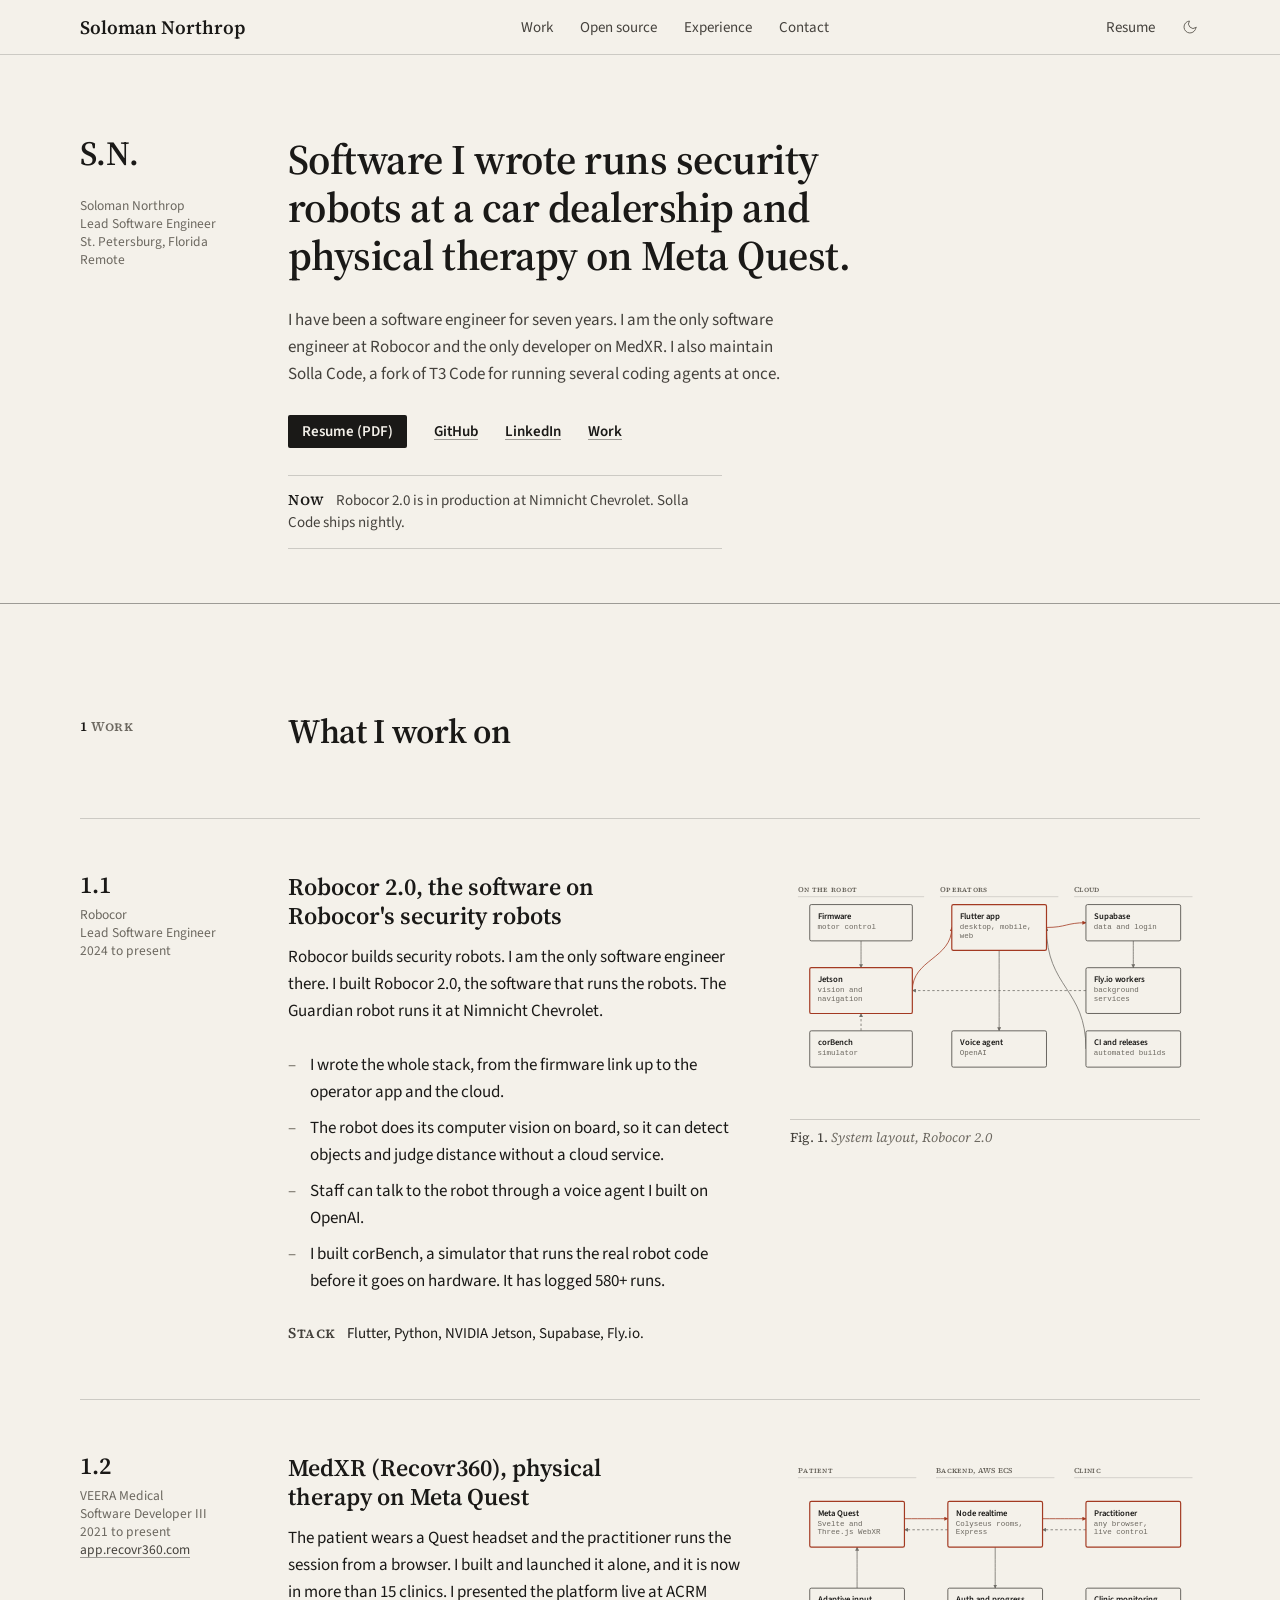
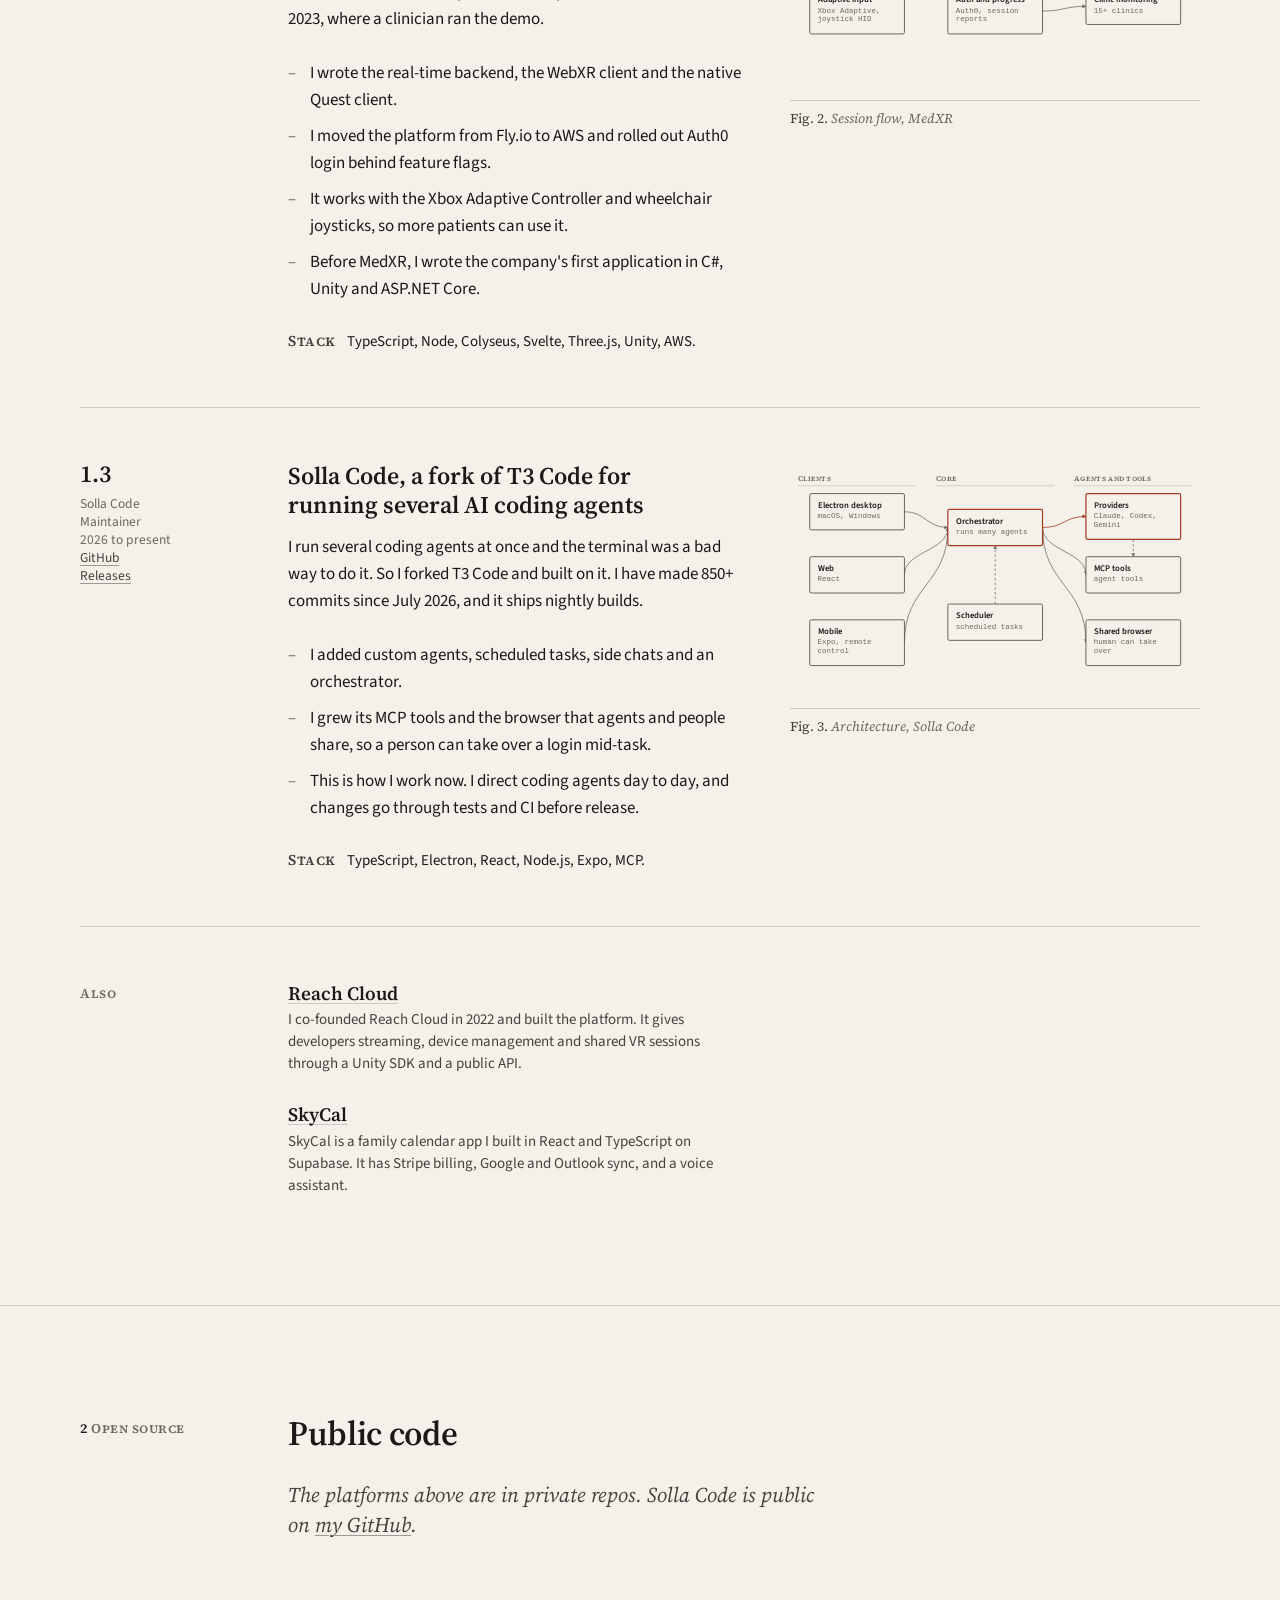
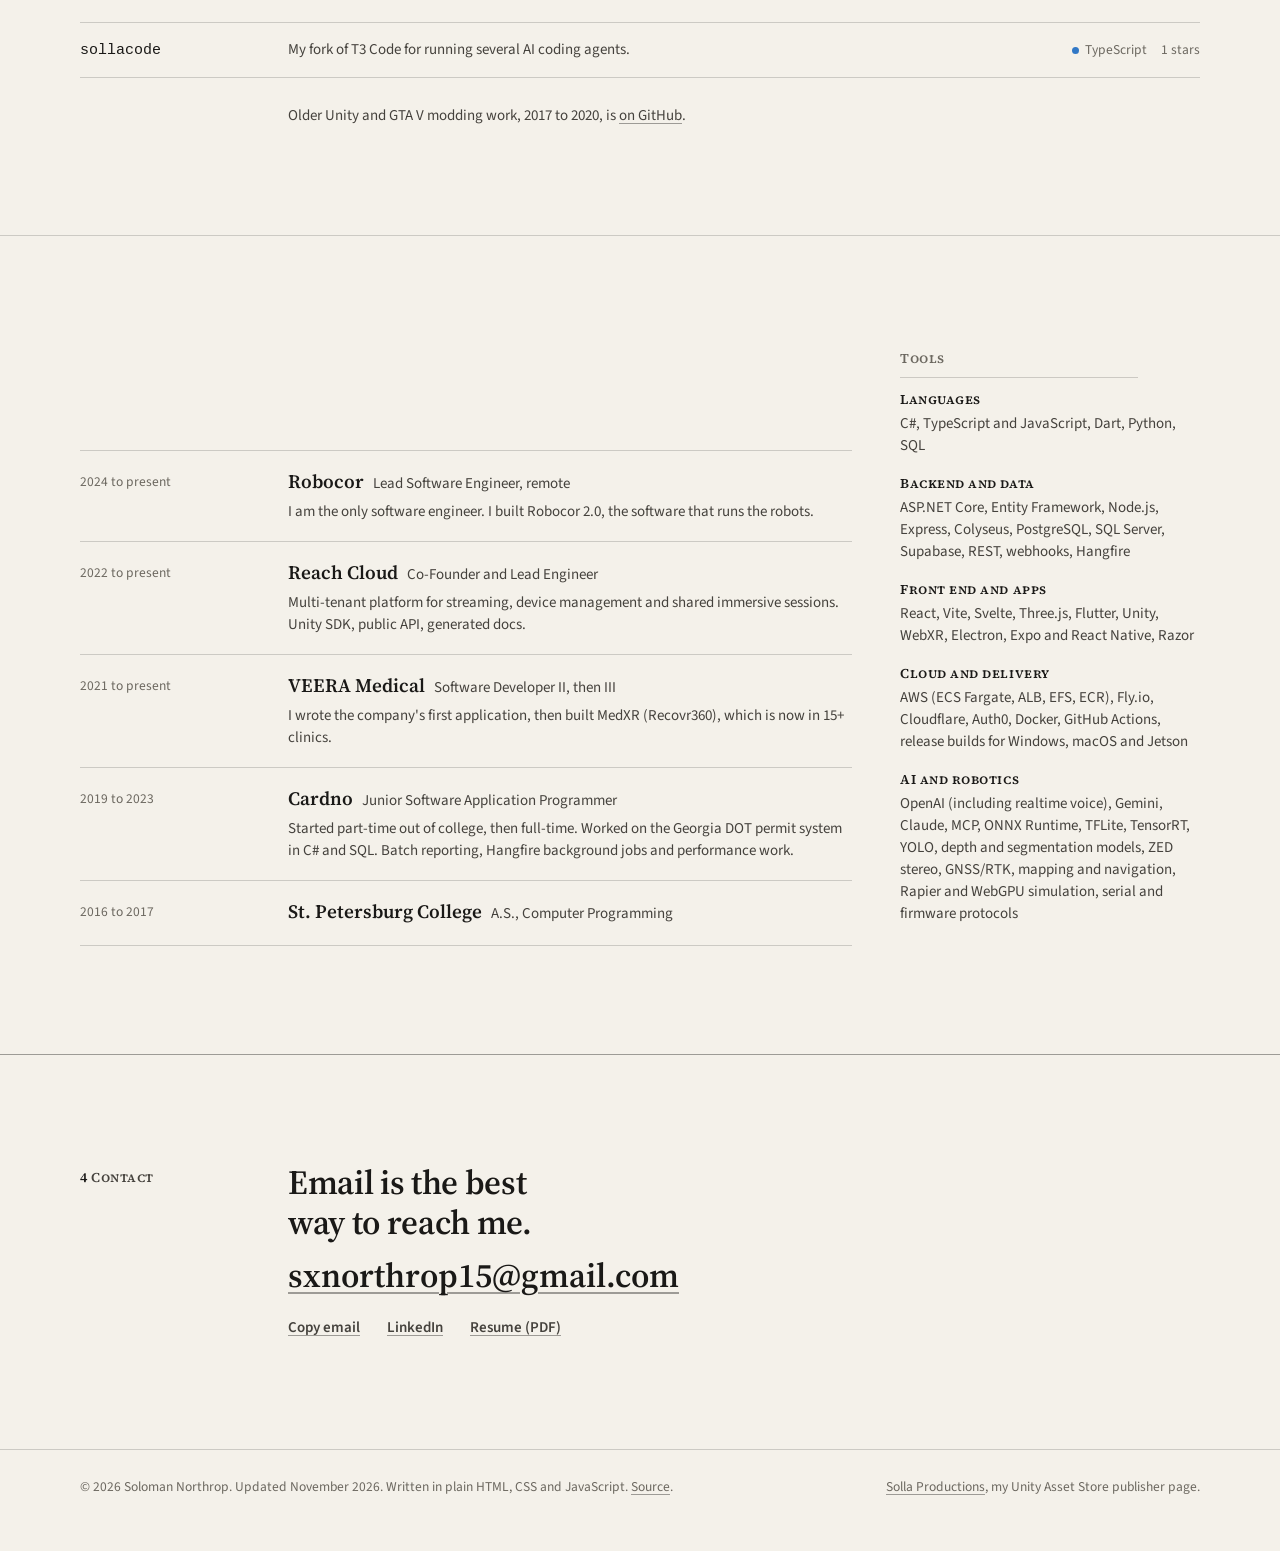
<file: index.html>
<!DOCTYPE html>
<html lang="en" data-theme="light" class="js">
<head>
  <meta charset="utf-8">
  <meta name="viewport" content="width=device-width, initial-scale=1">
  <title>Soloman Northrop | Lead Software Engineer</title>
  <meta name="description" content="Soloman Northrop, lead software engineer, St. Petersburg, Florida, remote. He wrote the software on Robocor's security robots and the MedXR physical therapy platform, and he maintains Solla Code, a fork of T3 Code.">
  <meta name="author" content="Soloman Northrop">
  <meta name="color-scheme" content="light dark">
  <meta name="theme-color" content="#f4f1ea" media="(prefers-color-scheme: light)">
  <meta name="theme-color" content="#1c1b19" media="(prefers-color-scheme: dark)">
  <link rel="canonical" href="https://sollaholla.github.io/">
  <link rel="icon" href="assets/favicon.svg" type="image/svg+xml">
  <link rel="apple-touch-icon" href="assets/apple-touch-icon.png">
  <link rel="manifest" href="site.webmanifest">

  <meta property="og:type" content="website">
  <meta property="og:url" content="https://sollaholla.github.io/">
  <meta property="og:title" content="Soloman Northrop | Lead Software Engineer">
  <meta property="og:description" content="Soloman Northrop, software engineer in St. Petersburg, Florida. He wrote the software on Robocor's security robots and the MedXR physical therapy platform.">
  <meta property="og:image" content="https://sollaholla.github.io/assets/og.png">
  <meta property="og:image:width" content="1200">
  <meta property="og:image:height" content="630">
  <meta name="twitter:card" content="summary_large_image">
  <meta name="twitter:title" content="Soloman Northrop | Lead Software Engineer">
  <meta name="twitter:description" content="Soloman Northrop, software engineer in St. Petersburg, Florida. He wrote the software on Robocor's security robots and the MedXR physical therapy platform.">
  <meta name="twitter:image" content="https://sollaholla.github.io/assets/og.png">

  <script>try{var t=new URLSearchParams(location.search).get("theme")||localStorage.getItem("theme")||(matchMedia("(prefers-color-scheme: dark)").matches?"dark":"light");document.documentElement.dataset.theme=t;}catch(e){}</script>
  <link rel="preconnect" href="https://fonts.googleapis.com">
  <link rel="preconnect" href="https://fonts.gstatic.com" crossorigin>
  <link rel="stylesheet" href="https://fonts.googleapis.com/css2?family=Source+Serif+4:ital,opsz,wght@0,8..60,400;0,8..60,600;1,8..60,400&family=Source+Sans+3:wght@400;600&display=swap">
  <link rel="stylesheet" href="styles.css">

  <script type="application/ld+json">
  {
    "@context": "https://schema.org",
    "@type": "Person",
    "name": "Soloman Northrop",
    "jobTitle": "Lead Software Engineer",
    "url": "https://sollaholla.github.io/",
    "email": "mailto:sxnorthrop15@gmail.com",
    "address": { "@type": "PostalAddress", "addressLocality": "St. Petersburg", "addressRegion": "FL", "addressCountry": "US" },
    "sameAs": [
      "https://github.com/sollaholla",
      "https://www.linkedin.com/in/soloman-northrop-376420129"
    ],
    "knowsAbout": ["C#", ".NET", "TypeScript", "Flutter", "Unity", "Robotics software", "LLM applications", "WebXR", "PostgreSQL"],
    "alumniOf": { "@type": "CollegeOrUniversity", "name": "St. Petersburg College" }
  }
  </script>
</head>
<body>
  <a class="skip" href="#work">Skip to work</a>

  <header class="nav" id="top">
    <div class="wrap nav-inner">
      <a class="logo" href="#top">Soloman Northrop</a>
      <nav aria-label="Sections">
        <a href="#work">Work</a>
        <a href="#open-source">Open source</a>
        <a href="#experience">Experience</a>
        <a href="#contact">Contact</a>
      </nav>
      <div class="nav-actions">
        <a class="nav-link" href="resume/Soloman_Northrop_Resume.pdf" target="_blank" rel="noopener">Resume</a>
        <button class="theme" id="theme-toggle" type="button" aria-label="Toggle dark theme" aria-pressed="false">
          <svg class="icon-sun" viewBox="0 0 24 24" aria-hidden="true"><circle cx="12" cy="12" r="4"/><path d="M12 2v2M12 20v2M4.9 4.9l1.4 1.4M17.7 17.7l1.4 1.4M2 12h2M20 12h2M4.9 19.1l1.4-1.4M17.7 6.3l1.4-1.4"/></svg>
          <svg class="icon-moon" viewBox="0 0 24 24" aria-hidden="true"><path d="M21 12.8A9 9 0 1 1 11.2 3a7 7 0 0 0 9.8 9.8z"/></svg>
        </button>
      </div>
    </div>
  </header>

  <main>
    <section class="hero" aria-labelledby="hero-title">
      <div class="wrap hero-inner">
        <p class="margin-note reveal"><span class="monogram" aria-hidden="true">S.N.</span><span>Soloman Northrop</span><span>Lead Software Engineer</span><span>St. Petersburg, Florida</span><span>Remote</span></p>
        <div class="hero-copy">
          <h1 id="hero-title" class="reveal">Software I wrote runs security robots at a car dealership and physical therapy on Meta Quest.</h1>
          <p class="lede reveal">I have been a software engineer for seven years. I am the only software engineer at Robocor and the only developer on MedXR. I also maintain Solla Code, a fork of T3 Code for running several coding agents at once.</p>
          <p class="links reveal">
            <a class="primary" href="resume/Soloman_Northrop_Resume.pdf" target="_blank" rel="noopener">Resume (PDF)</a>
            <a href="https://github.com/sollaholla" target="_blank" rel="noopener">GitHub</a>
            <a href="https://www.linkedin.com/in/soloman-northrop-376420129" target="_blank" rel="noopener">LinkedIn</a>
            <a href="#work">Work</a>
          </p>
          <p class="now reveal"><b>Now</b> Robocor 2.0 is in production at Nimnicht Chevrolet. Solla Code ships nightly.<span class="live" id="live"></span></p>
        </div>
      </div>
    </section>

    <section class="section" id="work" aria-labelledby="work-title">
      <div class="wrap">
        <div class="section-head reveal">
          <p class="kicker">Work</p>
          <h2 id="work-title">What I work on</h2>
        </div>

        <article class="case reveal" id="robocor">
          <p class="case-meta"><span>Robocor</span><span>Lead Software Engineer</span><span>2024 to present</span></p>
          <div class="case-body">
            <h3>Robocor 2.0, the software on Robocor's security robots</h3>
            <p>Robocor builds security robots. I am the only software engineer there. I built Robocor 2.0, the software that runs the robots. The Guardian robot runs it at Nimnicht Chevrolet.</p>
            <ul class="case-list">
              <li>I wrote the whole stack, from the firmware link up to the operator app and the cloud.</li>
              <li>The robot does its computer vision on board, so it can detect objects and judge distance without a cloud service.</li>
              <li>Staff can talk to the robot through a voice agent I built on OpenAI.</li>
              <li>I built corBench, a simulator that runs the real robot code before it goes on hardware. It has logged 580+ runs.</li>
            </ul>
            <p class="stack"><b>Stack</b> Flutter, Python, NVIDIA Jetson, Supabase, Fly.io.</p>
          </div>
          <figure class="case-figure" data-diagram="robocor">
            <figcaption>System layout, Robocor 2.0</figcaption>
          </figure>
        </article>

        <article class="case reveal" id="medxr">
          <p class="case-meta"><span>VEERA Medical</span><span>Software Developer III</span><span>2021 to present</span><span><a href="https://app.recovr360.com" target="_blank" rel="noopener">app.recovr360.com</a></span></p>
          <div class="case-body">
            <h3>MedXR (Recovr360), physical therapy on Meta Quest</h3>
            <p>The patient wears a Quest headset and the practitioner runs the session from a browser. I built and launched it alone, and it is now in more than 15 clinics. I presented the platform live at ACRM 2023, where a clinician ran the demo.</p>
            <ul class="case-list">
              <li>I wrote the real-time backend, the WebXR client and the native Quest client.</li>
              <li>I moved the platform from Fly.io to AWS and rolled out Auth0 login behind feature flags.</li>
              <li>It works with the Xbox Adaptive Controller and wheelchair joysticks, so more patients can use it.</li>
              <li>Before MedXR, I wrote the company's first application in C#, Unity and ASP.NET Core.</li>
            </ul>
            <p class="stack"><b>Stack</b> TypeScript, Node, Colyseus, Svelte, Three.js, Unity, AWS.</p>
          </div>
          <figure class="case-figure" data-diagram="medxr">
            <figcaption>Session flow, MedXR</figcaption>
          </figure>
        </article>

        <article class="case reveal" id="sollacode">
          <p class="case-meta"><span>Solla Code</span><span>Maintainer</span><span>2026 to present</span><span><a href="https://github.com/sollaholla/sollacode" target="_blank" rel="noopener">GitHub</a></span><span><a href="https://github.com/sollaholla/sollacode/releases" target="_blank" rel="noopener">Releases</a></span></p>
          <div class="case-body">
            <h3>Solla Code, a fork of T3 Code for running several AI coding agents</h3>
            <p>I run several coding agents at once and the terminal was a bad way to do it. So I forked T3 Code and built on it. I have made 850+ commits since July 2026, and it ships nightly builds.</p>
            <ul class="case-list">
              <li>I added custom agents, scheduled tasks, side chats and an orchestrator.</li>
              <li>I grew its MCP tools and the browser that agents and people share, so a person can take over a login mid-task.</li>
              <li>This is how I work now. I direct coding agents day to day, and changes go through tests and CI before release.</li>
            </ul>
            <p class="stack"><b>Stack</b> TypeScript, Electron, React, Node.js, Expo, MCP.</p>
          </div>
          <figure class="case-figure" data-diagram="sollacode">
            <figcaption>Architecture, Solla Code</figcaption>
          </figure>
        </article>

        <div class="also reveal">
          <p class="kicker">Also</p>
          <dl class="also-list">
            <dt><a href="https://reachcloud.org" target="_blank" rel="noopener">Reach Cloud</a></dt>
            <dd>I co-founded Reach Cloud in 2022 and built the platform. It gives developers streaming, device management and shared VR sessions through a Unity SDK and a public API.</dd>
            <dt><a href="https://skycalapp.com" target="_blank" rel="noopener">SkyCal</a></dt>
            <dd>SkyCal is a family calendar app I built in React and TypeScript on Supabase. It has Stripe billing, Google and Outlook sync, and a voice assistant.</dd>
          </dl>
        </div>
      </div>
    </section>

    <section class="section" id="open-source" aria-labelledby="oss-title">
      <div class="wrap">
        <div class="section-head reveal">
          <p class="kicker">Open source</p>
          <h2 id="oss-title">Public code</h2>
          <p class="section-intro">The platforms above are in private repos. Solla Code is public on <a href="https://github.com/sollaholla" target="_blank" rel="noopener">my GitHub</a>.</p>
        </div>
        <div class="repos reveal" id="repos" aria-live="polite"></div>
        <p class="older reveal">Older Unity and GTA V modding work, 2017 to 2020, is <a href="https://github.com/sollaholla?tab=repositories&sort=stargazers" target="_blank" rel="noopener">on GitHub</a>.</p>
      </div>
    </section>

    <section class="section" id="experience" aria-labelledby="exp-title">
      <div class="wrap two-col">
        <div>
          <div class="section-head reveal">
            <p class="kicker">Experience</p>
            <h2 id="exp-title">Where I have worked</h2>
          </div>
          <ol class="timeline reveal">
            <li>
              <span class="tl-when">2024 to present</span>
              <div><strong>Robocor</strong> <span class="tl-role">Lead Software Engineer, remote</span>
              <p>I am the only software engineer. I built Robocor 2.0, the software that runs the robots.</p></div>
            </li>
            <li>
              <span class="tl-when">2022 to present</span>
              <div><strong>Reach Cloud</strong> <span class="tl-role">Co-Founder and Lead Engineer</span>
              <p>Multi-tenant platform for streaming, device management and shared immersive sessions. Unity SDK, public API, generated docs.</p></div>
            </li>
            <li>
              <span class="tl-when">2021 to present</span>
              <div><strong>VEERA Medical</strong> <span class="tl-role">Software Developer II, then III</span>
              <p>I wrote the company's first application, then built MedXR (Recovr360), which is now in 15+ clinics.</p></div>
            </li>
            <li>
              <span class="tl-when">2019 to 2023</span>
              <div><strong>Cardno</strong> <span class="tl-role">Junior Software Application Programmer</span>
              <p>Started part-time out of college, then full-time. Worked on the Georgia DOT permit system in C# and SQL. Batch reporting, Hangfire background jobs and performance work.</p></div>
            </li>
            <li>
              <span class="tl-when">2016 to 2017</span>
              <div><strong>St. Petersburg College</strong> <span class="tl-role">A.S., Computer Programming</span></div>
            </li>
          </ol>
        </div>
        <aside class="skills reveal" aria-labelledby="skills-title">
          <h3 id="skills-title">Tools</h3>
          <dl>
            <dt>Languages</dt><dd>C#, TypeScript and JavaScript, Dart, Python, SQL</dd>
            <dt>Backend and data</dt><dd>ASP.NET Core, Entity Framework, Node.js, Express, Colyseus, PostgreSQL, SQL Server, Supabase, REST, webhooks, Hangfire</dd>
            <dt>Front end and apps</dt><dd>React, Vite, Svelte, Three.js, Flutter, Unity, WebXR, Electron, Expo and React Native, Razor</dd>
            <dt>Cloud and delivery</dt><dd>AWS (ECS Fargate, ALB, EFS, ECR), Fly.io, Cloudflare, Auth0, Docker, GitHub Actions, release builds for Windows, macOS and Jetson</dd>
            <dt>AI and robotics</dt><dd>OpenAI (including realtime voice), Gemini, Claude, MCP, ONNX Runtime, TFLite, TensorRT, YOLO, depth and segmentation models, ZED stereo, GNSS/RTK, mapping and navigation, Rapier and WebGPU simulation, serial and firmware protocols</dd>
          </dl>
        </aside>
      </div>
    </section>

    <section class="section contact" id="contact" aria-labelledby="contact-title">
      <div class="wrap contact-inner">
        <p class="kicker reveal">Contact</p>
        <div class="reveal">
          <h2 id="contact-title">Email is the best way to reach me.</h2>
          <a class="email" href="mailto:sxnorthrop15@gmail.com">sxnorthrop15@gmail.com</a>
          <p class="links">
            <button type="button" id="copy-email" data-email="sxnorthrop15@gmail.com">Copy email</button>
            <a href="https://www.linkedin.com/in/soloman-northrop-376420129" target="_blank" rel="noopener">LinkedIn</a>
            <a href="resume/Soloman_Northrop_Resume.pdf" target="_blank" rel="noopener">Resume (PDF)</a>
          </p>
        </div>
      </div>
    </section>
  </main>

  <footer class="footer">
    <div class="wrap footer-inner">
      <p>&copy; <span id="year">2026</span> Soloman Northrop. Updated November 2026. Written in plain HTML, CSS and JavaScript. <a href="https://github.com/sollaholla/sollaholla.github.io" target="_blank" rel="noopener">Source</a>.</p>
      <p><a href="solla-productions/">Solla Productions</a>, my Unity Asset Store publisher page.</p>
    </div>
  </footer>

  <script src="main.js" defer></script>
</body>
</html>
</file>
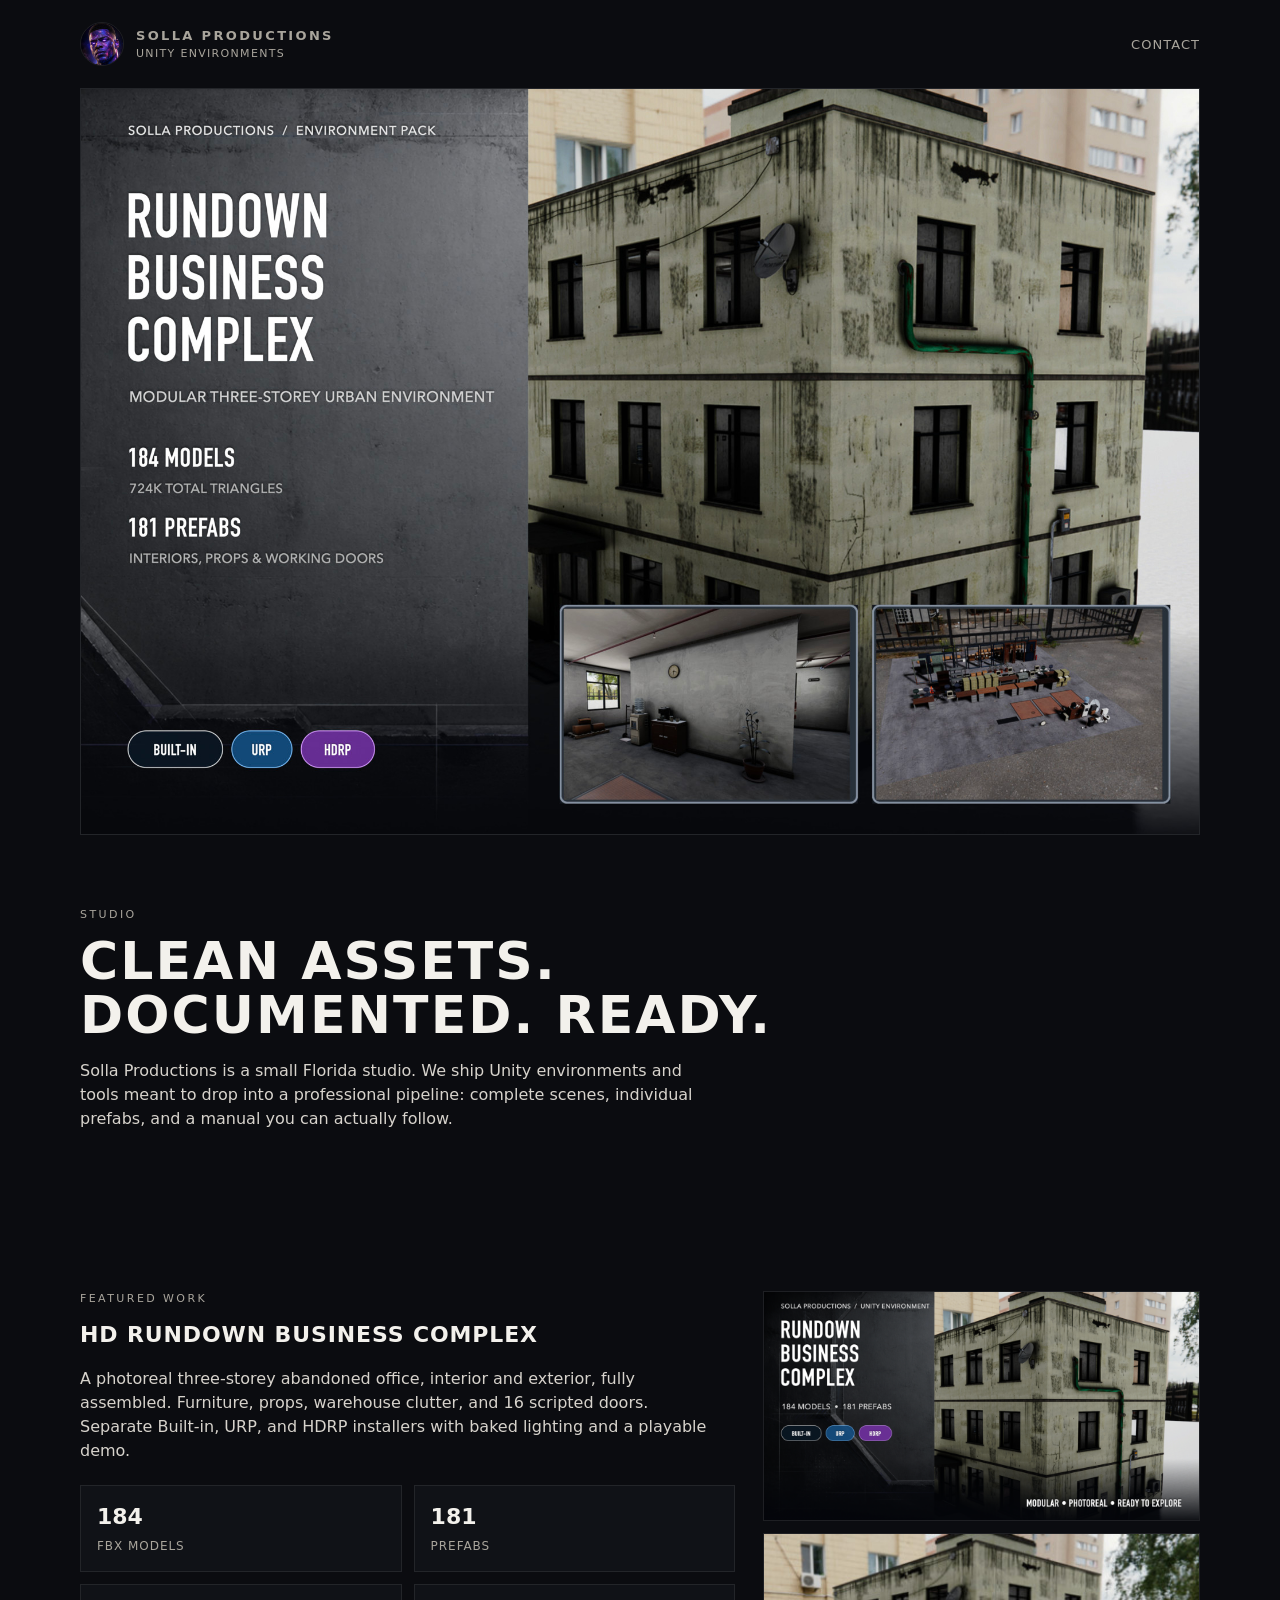
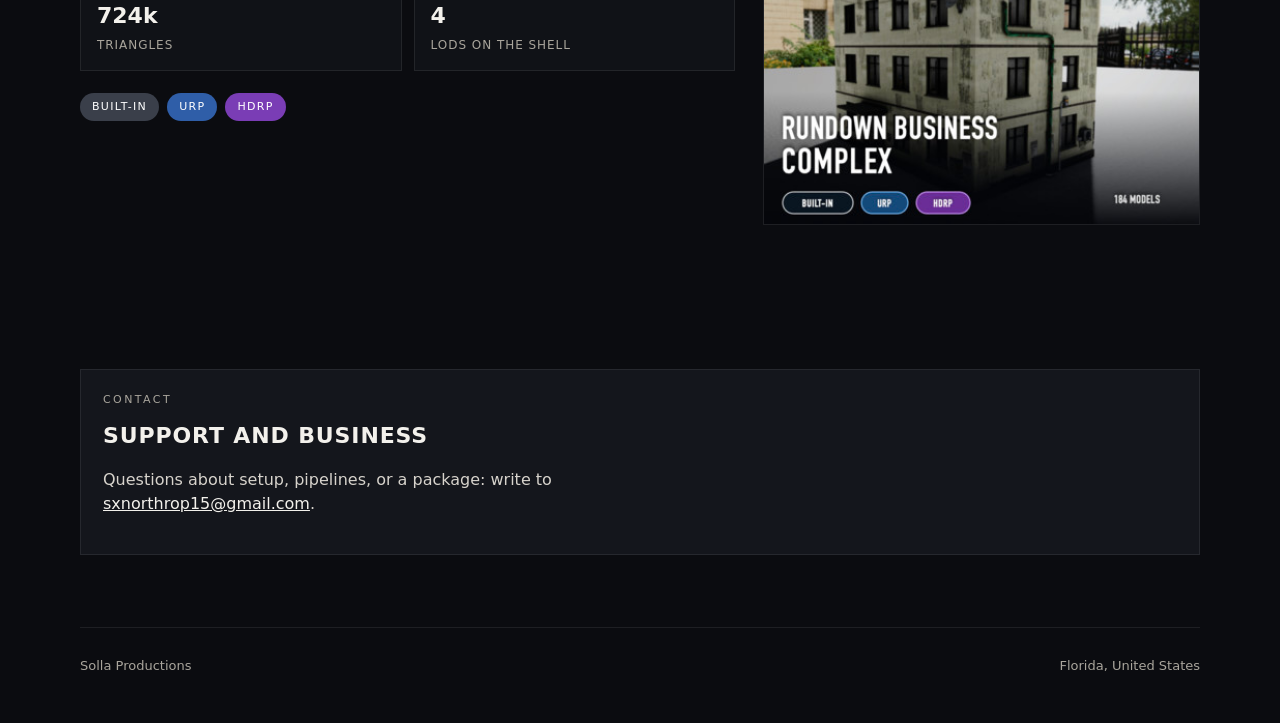
<file: solla-productions/index.html>
<!DOCTYPE html>
<html lang="en">
<head>
  <meta charset="utf-8">
  <meta name="viewport" content="width=device-width, initial-scale=1">
  <title>Solla Productions</title>
  <meta name="description" content="Solla Productions publishes clean, well documented Unity environments and tools. HD Rundown Business Complex and more.">
  <link rel="icon" href="images/icon.png">
  <style>
    :root {
      --bg: #0b0c10;
      --panel: #14161c;
      --ink: #f3f1ec;
      --muted: #a9a59c;
      --line: rgba(255,255,255,.08);
      --built: #3a3f4a;
      --urp: #2f5ea8;
      --hdrp: #7a3db5;
    }
    * { box-sizing: border-box; }
    html, body { margin: 0; padding: 0; }
    body {
      background: var(--bg);
      color: var(--ink);
      font-family: ui-sans-serif, system-ui, -apple-system, Segoe UI, sans-serif;
      line-height: 1.5;
    }
    a { color: inherit; }
    img { max-width: 100%; display: block; }
    .wrap { width: min(1120px, calc(100% - 40px)); margin: 0 auto; }
    header {
      display: flex;
      align-items: center;
      justify-content: space-between;
      gap: 16px;
      padding: 22px 0;
    }
    .brand { display: flex; align-items: center; gap: 12px; text-decoration: none; }
    .brand img {
      width: 44px; height: 44px; border-radius: 50%;
      object-fit: cover; border: 1px solid var(--line);
    }
    .brand strong { display: block; font-size: 13px; letter-spacing: .18em; }
    .brand span { display: block; font-size: 11px; color: var(--muted); letter-spacing: .12em; text-transform: uppercase; }
    nav a {
      color: var(--muted);
      text-decoration: none;
      font-size: 13px;
      letter-spacing: .08em;
      text-transform: uppercase;
    }
    .hero {
      position: relative;
      border: 1px solid var(--line);
      overflow: hidden;
      background: #101217;
    }
    .hero img { width: 100%; height: auto; }
    section { padding: 72px 0; }
    .kicker {
      font-size: 11px;
      letter-spacing: .22em;
      text-transform: uppercase;
      color: var(--muted);
      margin: 0 0 10px;
    }
    h1, h2 { margin: 0 0 16px; font-weight: 700; letter-spacing: .04em; text-transform: uppercase; }
    h1 { font-size: clamp(28px, 5vw, 52px); line-height: 1.05; }
    h2 { font-size: 22px; }
    p { color: #d7d3cc; max-width: 62ch; }
    .grid {
      display: grid;
      grid-template-columns: 1.2fr .8fr;
      gap: 28px;
      align-items: start;
    }
    .panel {
      background: var(--panel);
      border: 1px solid var(--line);
      padding: 22px;
    }
    .stats {
      display: grid;
      grid-template-columns: 1fr 1fr;
      gap: 12px;
      margin: 22px 0;
    }
    .stat { border: 1px solid var(--line); padding: 14px 16px; background: #101217; }
    .stat b { display: block; font-size: 22px; }
    .stat span { color: var(--muted); font-size: 12px; letter-spacing: .08em; text-transform: uppercase; }
    .pills { display: flex; flex-wrap: wrap; gap: 8px; margin: 18px 0 0; }
    .pill {
      border-radius: 999px;
      padding: 6px 12px;
      font-size: 11px;
      letter-spacing: .12em;
      text-transform: uppercase;
      color: white;
    }
    .built { background: var(--built); }
    .urp { background: var(--urp); }
    .hdrp { background: var(--hdrp); }
    .shots { display: grid; grid-template-columns: 1fr; gap: 12px; }
    .shots img { width: 100%; border: 1px solid var(--line); }
    footer {
      border-top: 1px solid var(--line);
      padding: 28px 0 48px;
      color: var(--muted);
      font-size: 13px;
      display: flex;
      justify-content: space-between;
      gap: 12px;
    }
    .mail { color: var(--ink); }
    @media (max-width: 800px) {
      .grid { grid-template-columns: 1fr; }
      header { align-items: flex-start; }
    }
  </style>
</head>
<body>
  <div class="wrap">
    <header>
      <a class="brand" href="#top">
        <img src="images/logo.jpg" alt="Solla Productions">
        <span>
          <strong>SOLLA PRODUCTIONS</strong>
          <span>Unity environments</span>
        </span>
      </a>
      <nav><a href="#contact">Contact</a></nav>
    </header>
  </div>

  <div class="wrap" id="top">
    <div class="hero">
      <img src="images/cover.jpg" alt="HD Rundown Business Complex, modular three-storey urban environment">
    </div>
  </div>

  <section>
    <div class="wrap">
      <p class="kicker">Studio</p>
      <h1>Clean assets.<br>Documented. Ready.</h1>
      <p>Solla Productions is a small Florida studio. We ship Unity environments and tools meant to drop into a professional pipeline: complete scenes, individual prefabs, and a manual you can actually follow.</p>
    </div>
  </section>

  <section>
    <div class="wrap grid">
      <div>
        <p class="kicker">Featured work</p>
        <h2>HD Rundown Business Complex</h2>
        <p>A photoreal three-storey abandoned office, interior and exterior, fully assembled. Furniture, props, warehouse clutter, and 16 scripted doors. Separate Built-in, URP, and HDRP installers with baked lighting and a playable demo.</p>
        <div class="stats">
          <div class="stat"><b>184</b><span>FBX models</span></div>
          <div class="stat"><b>181</b><span>Prefabs</span></div>
          <div class="stat"><b>724k</b><span>Triangles</span></div>
          <div class="stat"><b>4</b><span>LODs on the shell</span></div>
        </div>
        <div class="pills">
          <span class="pill built">Built-in</span>
          <span class="pill urp">URP</span>
          <span class="pill hdrp">HDRP</span>
        </div>
      </div>
      <div class="shots">
        <img src="images/social.png" alt="Rundown Business Complex exterior with 184 models and 181 prefabs">
        <img src="images/card.jpg" alt="Rundown Business Complex card render">
      </div>
    </div>
  </section>

  <section id="contact">
    <div class="wrap">
      <div class="panel">
        <p class="kicker">Contact</p>
        <h2>Support and business</h2>
        <p>Questions about setup, pipelines, or a package: write to <a class="mail" href="mailto:sxnorthrop15@gmail.com">sxnorthrop15@gmail.com</a>.</p>
      </div>
    </div>
  </section>

  <div class="wrap">
    <footer>
      <span>Solla Productions</span>
      <span>Florida, United States</span>
    </footer>
  </div>
</body>
</html>
</file>
<file: styles.css>
/* Soloman Northrop. Paper, ink, rules. No cards, no glow. */

:root {
  --font-display: "Source Serif 4", "Iowan Old Style", "Charter", Georgia, serif;
  --font-body: "Source Sans 3", -apple-system, "Segoe UI", Helvetica, Arial, sans-serif;
  --font-mono: ui-monospace, "SF Mono", Menlo, Consolas, monospace;

  --bg: #f4f1ea;
  --ink: #1a1917;
  --ink-2: #45423d;
  --muted: #6c6860;
  --rule: rgba(26, 25, 23, 0.18);
  --rule-2: rgba(26, 25, 23, 0.40);
  --accent: #a33a22;
  --accent-ink: #f4f1ea;
  --sel: rgba(163, 58, 34, 0.18);

  --s-1: 9px; --s-2: 13.5px; --s-3: 27px; --s-4: 54px; --s-5: 81px; --s-6: 108px;
  --wrap: 1120px;
  --margin-col: 160px;
  --gap: 48px;
  --radius: 2px;
}
html[data-theme="dark"] {
  --bg: #1c1b19;
  --ink: #e9e5dc;
  --ink-2: #bdb7ab;
  --muted: #8f8a82;
  --rule: rgba(233, 229, 220, 0.16);
  --rule-2: rgba(233, 229, 220, 0.34);
  --accent: #e0866a;
  --accent-ink: #1c1b19;
  --sel: rgba(224, 134, 106, 0.22);
}

* { box-sizing: border-box; }
html { font-optical-sizing: auto; -webkit-text-size-adjust: 100%; scroll-behavior: smooth; }
@media (prefers-reduced-motion: reduce) { html { scroll-behavior: auto; } }
body {
  margin: 0;
  font: 400 17px/27px var(--font-body);
  background: var(--bg);
  color: var(--ink);
  -webkit-font-smoothing: antialiased;
}
.ready body { transition: background-color .25s, color .25s; }
::selection { background: var(--sel); }
[id] { scroll-margin-top: 27px; }

a { color: inherit; text-decoration: underline; text-decoration-thickness: 1px; text-underline-offset: 3px; text-decoration-color: var(--rule-2); }
a:hover { text-decoration-color: var(--accent); }
h1, h2, h3 { font-family: var(--font-display); font-weight: 600; margin: 0 0 var(--s-2); text-wrap: balance; }
h1 { font-size: clamp(30px, 3.6vw, 42px); line-height: 1.14; letter-spacing: -0.012em; max-width: 30ch; }
h2 { font-size: 34px; line-height: 1.15; letter-spacing: -0.01em; max-width: 28ch; }
h3 { font-size: 24px; line-height: 1.2; max-width: 34ch; }
p { margin: 0 0 var(--s-3); }
ul, ol, dl { margin: 0; padding: 0; }
img, svg { max-width: 100%; display: block; }
b { font-weight: 600; }
button { font: inherit; color: inherit; background: none; border: 0; padding: 0; cursor: pointer; }

.wrap { width: min(var(--wrap), calc(100% - 48px)); margin: 0 auto; }
@media (max-width: 640px) { .wrap { width: calc(100% - 36px); } }

.skip { position: absolute; left: 12px; top: -60px; background: var(--ink); color: var(--bg); padding: 9px 13px; z-index: 100; }
.skip:focus { top: 12px; }

.kicker {
  font: 600 13.5px/18px var(--font-display);
  font-variant-caps: small-caps;
  letter-spacing: .04em;
  color: var(--muted);
  margin: 0;
}
main { counter-reset: sec; }
.section { counter-increment: sec; }
.section > .wrap > .section-head .kicker::before,
.section > .wrap > .two-col .section-head .kicker::before,
.contact-inner > .kicker::before { content: counter(sec) "  "; color: var(--ink); font-variant-caps: normal; }

/* Nav */
.nav { border-bottom: 1px solid var(--rule); background: var(--bg); }
.nav-inner { display: flex; align-items: center; justify-content: space-between; gap: var(--s-3); min-height: 54px; }
.logo { font: 600 19px var(--font-display); text-decoration: none; }
.nav nav { display: flex; gap: var(--s-3); }
.nav nav a, .nav-link { font-size: 15px; color: var(--ink-2); text-decoration: none; padding: 12px 0; }
.nav nav a:hover, .nav-link:hover { color: var(--ink); }
.nav nav a.active { color: var(--accent); }
.nav-actions { display: flex; align-items: center; gap: var(--s-2); }
.theme { width: 44px; height: 44px; display: grid; place-items: center; color: var(--muted); margin-right: -12px; }
.theme:hover { color: var(--ink); }
.theme svg { width: 16px; height: 16px; fill: none; stroke: currentColor; stroke-width: 1.5; stroke-linecap: round; stroke-linejoin: round; }
html[data-theme="light"] .icon-sun { display: none; }
html[data-theme="dark"] .icon-moon { display: none; }
a:focus-visible, button:focus-visible { outline: 2px solid var(--accent); outline-offset: 3px; }

/* Margin-column grid */
.hero-inner, .section-head, .case, .also, .contact-inner {
  display: grid;
  grid-template-columns: var(--margin-col) minmax(0, 1fr);
  column-gap: var(--gap);
}
.margin-note, .case-meta {
  grid-column: 1;
  font: 400 13.5px/18px var(--font-body);
  color: var(--muted);
  margin: 0;
}
.case-meta a { color: var(--ink-2); }
.margin-note > span, .case-meta > span { display: block; }

/* Hero */
.hero { border-bottom: 1px solid var(--rule-2); }
.hero-inner { padding: var(--s-5) 0 var(--s-4); }
.monogram { display: block; font: 600 34px/1 var(--font-display); color: var(--ink); margin-bottom: var(--s-3); }
.hero-copy { grid-column: 2; }
.hero h1 { margin-bottom: var(--s-3); }
.lede { color: var(--ink-2); max-width: 62ch; }
.links { display: flex; flex-wrap: wrap; gap: var(--s-2) var(--s-3); align-items: center; margin-bottom: var(--s-3); }
.links a, .links button { font: 600 15px/1 var(--font-body); text-decoration: underline; text-underline-offset: 3px; text-decoration-color: var(--rule-2); padding: 6px 0; }
.links a:hover, .links button:hover { text-decoration-color: var(--accent); }
.links .primary { background: var(--ink); color: var(--bg); padding: 9px 14px; border-radius: var(--radius); text-decoration: none; }
.links .primary:hover { background: var(--accent); color: var(--accent-ink); }
.now { padding: var(--s-2) 0; border-top: 1px solid var(--rule); border-bottom: 1px solid var(--rule); color: var(--ink-2); font-size: 15px; line-height: 22px; margin: var(--s-3) 0 0; max-width: 62ch; }
.now b { font-family: var(--font-display); font-variant-caps: small-caps; letter-spacing: .04em; color: var(--ink); margin-right: 8px; }
.live { display: block; font: 400 12px/16px var(--font-mono); color: var(--muted); margin-top: 6px; min-height: 16px; }
.live:empty { display: none; }

/* Sections */
.section { padding: var(--s-6) 0; border-top: 1px solid var(--rule); }
.hero + .section { border-top: 0; }
.section-head { margin-bottom: var(--s-4); }
.section-head .kicker { grid-column: 1; padding-top: 6px; }
.section-head h2, .section-head .section-intro { grid-column: 2; }
.section-intro { font: italic 400 21px/1.45 var(--font-display); color: var(--ink-2); max-width: 48ch; margin-top: var(--s-2); }

/* Cases */
#work { counter-reset: case fig; }
.case { grid-template-columns: var(--margin-col) minmax(0, 1.05fr) minmax(0, .95fr); padding: var(--s-4) 0; border-top: 1px solid var(--rule); align-items: start; counter-increment: case; }
.case-meta::before { content: counter(sec) "." counter(case); display: block; font: 600 24px/1 var(--font-display); color: var(--ink); margin-bottom: var(--s-1); }
.case-meta { grid-column: 1; }
.case-body { grid-column: 2; }
.case-body > p { color: var(--ink); }
.case-list { list-style: none; margin: 0 0 var(--s-3); }
.case-list li { position: relative; padding-left: 22px; margin-bottom: var(--s-1); }
.case-list li::before { content: "\2013"; position: absolute; left: 0; top: 0; color: var(--muted); }
.stack { font-size: 15px; line-height: 22px; color: var(--muted); margin: 0; }
.stack b { font-family: var(--font-display); font-variant-caps: small-caps; letter-spacing: .04em; color: var(--ink-2); margin-right: 8px; }
.case-figure { grid-column: 3; position: sticky; top: var(--s-3); margin: 0; counter-increment: fig; }
.case-figure svg { width: 100%; height: auto; aspect-ratio: 520 / 300; }
.case-figure:not(.ready)::before { content: ""; display: block; aspect-ratio: 520 / 300; }
.case-figure figcaption { font: italic 400 13.5px/18px var(--font-display); color: var(--muted); margin-top: var(--s-1); padding-top: var(--s-1); border-top: 1px solid var(--rule); }
.case-figure figcaption::before { content: "Fig. " counter(fig) ".  "; font-style: normal; color: var(--ink-2); }

/* Diagrams */
.dg-node rect { fill: var(--bg); stroke: var(--ink-2); stroke-width: 1; rx: 2; }
.dg-node.hi rect { stroke: var(--accent); stroke-width: 1.5; }
.dg-node text { font: 600 11px var(--font-body); fill: var(--ink); }
.dg-node text.sub { font: 400 9.5px var(--font-mono); fill: var(--muted); }
.dg-edge { stroke: var(--ink-2); stroke-width: 1; fill: none; opacity: .75; }
.dg-edge.hi { stroke: var(--accent); opacity: 1; }
.dg-edge.dash { stroke-dasharray: 3 3; }
.dg-group rect { fill: none; stroke: none; }
.dg-group line { stroke: var(--rule); }
.dg-group text { font: 600 9.5px var(--font-display); font-variant-caps: small-caps; letter-spacing: .04em; fill: var(--muted); }

/* Also */
.also { padding-top: var(--s-4); border-top: 1px solid var(--rule); }
.also .kicker { grid-column: 1; padding-top: 4px; }
.also-list { grid-column: 2; }
.also-list dt { font: 600 19px/1.3 var(--font-display); margin-top: var(--s-3); }
.also-list dt:first-child { margin-top: 0; }
.also-list dt a { text-decoration-color: var(--rule); }
.also-list dd { margin: 4px 0 0; color: var(--ink-2); font-size: 15px; line-height: 22px; max-width: 62ch; }

/* Repos */
.repos { border-top: 1px solid var(--rule); }
.repo { display: grid; grid-template-columns: var(--margin-col) 1fr auto; column-gap: var(--gap); align-items: baseline; padding: var(--s-2) 0; border-bottom: 1px solid var(--rule); text-decoration: none; }
.repo-name { font: 400 15px var(--font-mono); color: var(--ink); }
.repo-desc { margin: 0; font-size: 15px; line-height: 22px; color: var(--ink-2); max-width: 62ch; }
.repo-meta { display: flex; gap: 14px; font-size: 13.5px; color: var(--muted); white-space: nowrap; }
.repo-meta .lang::before { content: ""; display: inline-block; width: 7px; height: 7px; border-radius: 50%; background: var(--muted); margin-right: 6px; vertical-align: 0; }
.repo-meta .lang[data-lang="C#"]::before { background: #9b4fde; }
.repo-meta .lang[data-lang="TypeScript"]::before { background: #3178c6; }
.repo:hover .repo-name { color: var(--accent); }
.older { font-size: 15px; line-height: 22px; color: var(--ink-2); margin: var(--s-3) 0 0 calc(var(--margin-col) + var(--gap)); }

/* Experience */
.two-col { display: grid; grid-template-columns: minmax(0, 1fr) minmax(240px, 300px); column-gap: var(--gap); align-items: start; }
.timeline { list-style: none; }
.timeline li { display: grid; grid-template-columns: var(--margin-col) 1fr; column-gap: var(--gap); padding: 18px 0; border-top: 1px solid var(--rule); }
.timeline li:last-child { border-bottom: 1px solid var(--rule); }
.tl-when { font-size: 13.5px; line-height: 18px; color: var(--muted); padding-top: 4px; }
.timeline strong { font: 600 19px/1.3 var(--font-display); }
.tl-role { color: var(--ink-2); font-size: 15px; margin-left: 6px; }
.timeline p { color: var(--ink-2); margin: 4px 0 0; font-size: 15px; line-height: 22px; }
.skills { position: sticky; top: var(--s-3); }
.skills h3 { font: 600 13.5px/18px var(--font-display); font-variant-caps: small-caps; letter-spacing: .04em; color: var(--muted); margin: 0 0 var(--s-2); padding: 6px 0 var(--s-1); border-bottom: 1px solid var(--rule); }
.skills dt { font: 600 13.5px/18px var(--font-display); font-variant-caps: small-caps; letter-spacing: .04em; color: var(--ink); margin-top: 18px; }
.skills dt:first-child { margin-top: 0; }
.skills dd { margin: 4px 0 0; font-size: 15px; line-height: 22px; color: var(--ink-2); }

/* Contact */
.contact { border-top: 1px solid var(--rule-2); }
.contact-inner > .kicker { grid-column: 1; padding-top: 6px; }
.contact-inner > div { grid-column: 2; }
.contact h2 { max-width: 24ch; }
.contact p { max-width: 56ch; color: var(--ink-2); }
.email { display: inline-block; font: 600 clamp(24px, 3vw, 34px)/1.2 var(--font-display); color: var(--ink); text-decoration-thickness: 1.5px; text-underline-offset: 5px; margin-bottom: 18px; word-break: break-all; }
.contact .links { margin: 0; }

/* Footer */
.footer { padding: var(--s-3) 0 var(--s-4); border-top: 1px solid var(--rule); font-size: 13.5px; line-height: 20px; color: var(--muted); }
.footer-inner { display: flex; justify-content: space-between; gap: var(--s-3); flex-wrap: wrap; }
.footer p { margin: 0; }

/* Reveal: opacity only */
.js .reveal { opacity: 0; transition: opacity .5s; }
.js .reveal.in { opacity: 1; }
@media (prefers-reduced-motion: reduce) { .js .reveal { opacity: 1; transition: none; } }

.toast { position: fixed; left: 50%; bottom: 27px; transform: translateX(-50%); background: var(--ink); color: var(--bg); padding: 9px 14px; border-radius: var(--radius); font-size: 14px; opacity: 0; pointer-events: none; transition: opacity .25s; z-index: 80; }
.toast.show { opacity: 1; }

/* Narrow layouts */
@media (max-width: 900px) {
  .hero-inner, .section-head, .case, .also, .contact-inner { grid-template-columns: 1fr; }
  .margin-note, .case-meta, .section-head .kicker, .also .kicker, .contact-inner > .kicker { grid-column: 1; margin-bottom: var(--s-2); }
  .margin-note > span:not(.monogram), .case-meta > span { display: inline; }
  .margin-note > span:not(.monogram) + span::before, .case-meta > span + span::before { content: "  \00b7  "; white-space: pre; color: var(--rule-2); }
  .margin-note > .monogram { display: block; font-size: 26px; margin: 0 0 6px; }
  .case-meta::before { display: inline; margin-right: 10px; font-size: 19px; }
  .hero-copy, .case-body, .also-list, .section-head h2, .section-head .section-intro, .contact-inner > div { grid-column: 1; }
  .case-figure { grid-column: 1; position: static; margin-top: var(--s-3); }
  .two-col { grid-template-columns: 1fr; row-gap: var(--s-4); }
  .skills { position: static; }
  .older { margin-left: 0; }
  .repo { grid-template-columns: 1fr; row-gap: 4px; }
  .repo-meta { white-space: normal; }
  .section { padding: var(--s-5) 0; }
  .hero-inner { padding: var(--s-4) 0; }
  h2 { font-size: 30px; }
}
@media (max-width: 760px) {
  .nav-inner { flex-wrap: wrap; row-gap: 0; padding: 6px 0; }
  .nav nav { order: 3; width: 100%; gap: 22px; overflow-x: auto; scrollbar-width: none; }
  .nav nav::-webkit-scrollbar { display: none; }
  .nav nav a { white-space: nowrap; }
  [id] { scroll-margin-top: 12px; }
  h1 { font-size: clamp(26px, 7vw, 32px); line-height: 1.2; }
  h2 { font-size: 28px; }
  h3 { font-size: 22px; }
  .timeline li { grid-template-columns: 1fr; row-gap: 2px; }
}
@media (max-width: 600px) {
  .case-figure svg { aspect-ratio: auto; }
  .case-figure:not(.ready)::before { aspect-ratio: 340 / 560; }
  .dg-node text { font-size: 12px; }
  .dg-node text.sub { font-size: 10.5px; }
  .dg-group text { font-size: 10px; }
  .live { display: none; }
}

@media print {
  .nav, .theme, #copy-email, .footer, .skip { display: none !important; }
  body { background: #fff; color: #000; font-size: 11pt; line-height: 1.4; }
  .section { padding: 18pt 0; }
  .case { grid-template-columns: 1fr; }
  .case-figure { position: static; }
  a { text-decoration: none; }
}
</file>
